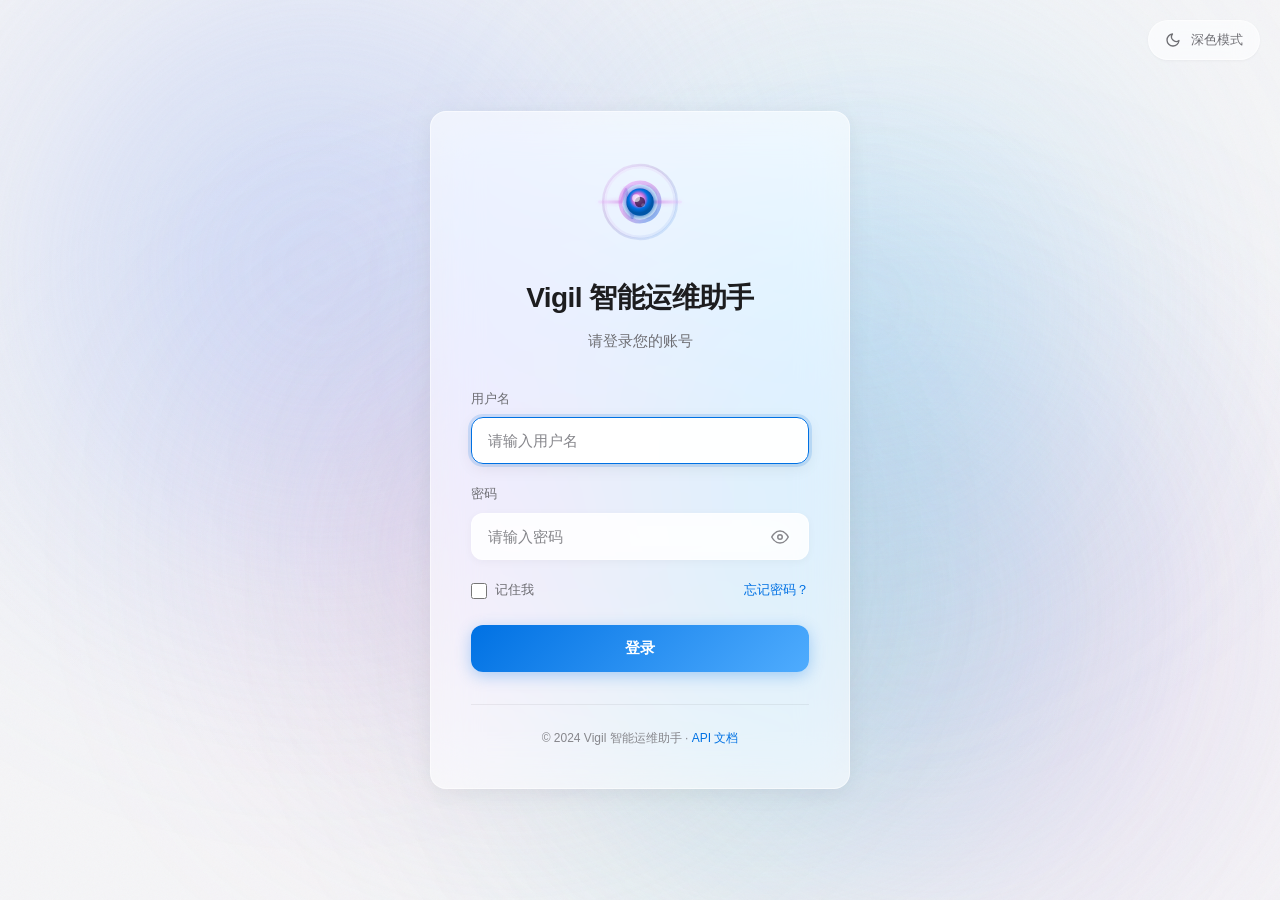
<file: static/login.html>
<!DOCTYPE html>
<html lang="zh-CN">
<head>
    <meta charset="UTF-8">
    <meta name="viewport" content="width=device-width, initial-scale=1.0">
    <meta name="theme-color" content="#1a1a2e">
    <title>登录 - Vigil 智能运维助手</title>
    <link rel="preconnect" href="https://cdn.jsdelivr.net">
    <!-- 共享基础样式 -->
    <link rel="stylesheet" href="/static/css/base.css">
    <!-- 共享组件样式 -->
    <link rel="stylesheet" href="/static/css/components.css">
    <!-- 登录页专用样式 -->
    <link rel="stylesheet" href="/static/css/login.css">
</head>
<body>
    <!-- Aurora 动态渐变背景 -->
    <div class="aurora-background" aria-hidden="true">
        <div class="aurora-blob"></div>
        <div class="aurora-blob"></div>
        <div class="aurora-blob"></div>
        <div class="aurora-blob"></div>
        <div class="aurora-blob"></div>
    </div>

    <!-- 主题切换按钮 -->
    <div class="login-theme-toggle">
        <button class="theme-toggle-btn" id="themeToggleBtn" aria-label="切换主题">
            <svg class="theme-icon-light" viewBox="0 0 24 24" fill="none" xmlns="http://www.w3.org/2000/svg" aria-hidden="true">
                <path d="M21 12.79A9 9 0 1 1 11.21 3 7 7 0 0 0 21 12.79z" stroke="currentColor" stroke-width="2" stroke-linecap="round" stroke-linejoin="round"/>
            </svg>
            <svg class="theme-icon-dark" viewBox="0 0 24 24" fill="none" xmlns="http://www.w3.org/2000/svg" aria-hidden="true" style="display: none;">
                <circle cx="12" cy="12" r="5" stroke="currentColor" stroke-width="2"/>
                <path d="M12 1v2M12 21v2M4.22 4.22l1.42 1.42M18.36 18.36l1.42 1.42M1 12h2M21 12h2M4.22 19.78l1.42-1.42M18.36 5.64l1.42-1.42" stroke="currentColor" stroke-width="2" stroke-linecap="round"/>
            </svg>
            <span id="themeText">深色模式</span>
        </button>
    </div>

    <!-- 登录页面主体 -->
    <main class="login-page">
        <div class="login-container card">
            <!-- Logo -->
            <div class="login-logo" id="loginLogo"></div>

            <!-- 标题 -->
            <h1 class="login-title">Vigil 智能运维助手</h1>
            <p class="login-subtitle">请登录您的账号</p>

            <!-- 错误提示 -->
            <div class="error-message" id="errorMessage"></div>

            <!-- 登录表单 -->
            <form class="login-form" id="loginForm" novalidate>
                <!-- 用户名 -->
                <div class="form-group">
                    <label class="form-label" for="username">用户名</label>
                    <input 
                        type="text" 
                        id="username" 
                        name="username" 
                        class="form-input" 
                        placeholder="请输入用户名"
                        autocomplete="username"
                        required
                        autofocus
                    >
                </div>

                <!-- 密码 -->
                <div class="form-group">
                    <label class="form-label" for="password">密码</label>
                    <div class="password-wrapper">
                        <input 
                            type="password" 
                            id="password" 
                            name="password" 
                            class="form-input" 
                            placeholder="请输入密码"
                            autocomplete="current-password"
                            required
                        >
                        <button type="button" class="password-toggle" id="passwordToggle" aria-label="显示密码">
                            <svg class="eye-icon" viewBox="0 0 24 24" fill="none" xmlns="http://www.w3.org/2000/svg">
                                <path d="M1 12s4-8 11-8 11 8 11 8-4 8-11 8-11-8-11-8z" stroke="currentColor" stroke-width="2" stroke-linecap="round" stroke-linejoin="round"/>
                                <circle cx="12" cy="12" r="3" stroke="currentColor" stroke-width="2"/>
                            </svg>
                        </button>
                    </div>
                </div>

                <!-- 记住我 & 忘记密码 -->
                <div class="form-options">
                    <label class="remember-me">
                        <input type="checkbox" id="rememberMe" name="rememberMe">
                        <span>记住我</span>
                    </label>
                    <a href="#" class="forgot-password">忘记密码？</a>
                </div>

                <!-- 登录按钮 -->
                <button type="submit" class="btn-primary" id="loginBtn">
                    <span class="btn-text">登录</span>
                </button>
            </form>

            <!-- 页脚 -->
            <div class="login-footer">
                <p>© 2024 Vigil 智能运维助手 · <a href="/docs" target="_blank">API 文档</a></p>
            </div>
        </div>
    </main>

    <!-- 认证模块 -->
    <script src="/static/js/auth.js"></script>
    
    <!-- 登录页脚本 -->
    <script>
        // 登录页应用
        class LoginPageApp {
            constructor() {
                this.initializeElements();
                this.initTheme();
                this.initLogo();
                this.bindEvents();
                
                // 如果已登录，直接跳转到首页
                if (authManager.isLoggedIn()) {
                    window.location.href = '/';
                }
            }

            // 初始化 DOM 元素
            initializeElements() {
                this.loginForm = document.getElementById('loginForm');
                this.usernameInput = document.getElementById('username');
                this.passwordInput = document.getElementById('password');
                this.passwordToggle = document.getElementById('passwordToggle');
                this.loginBtn = document.getElementById('loginBtn');
                this.errorMessage = document.getElementById('errorMessage');
                this.themeToggleBtn = document.getElementById('themeToggleBtn');
                this.themeText = document.getElementById('themeText');
            }

            // 初始化主题
            initTheme() {
                const savedTheme = localStorage.getItem('theme');
                if (savedTheme) {
                    document.documentElement.setAttribute('data-theme', savedTheme);
                }
                this.updateThemeUI();
            }

            // 切换主题
            toggleTheme() {
                const current = document.documentElement.getAttribute('data-theme');
                const next = current === 'dark' ? 'light' : 'dark';
                document.documentElement.setAttribute('data-theme', next);
                localStorage.setItem('theme', next);
                this.updateThemeUI();
                this.updateLogo();
            }

            // 更新主题 UI
            updateThemeUI() {
                const isDark = document.documentElement.getAttribute('data-theme') === 'dark' ||
                    (!document.documentElement.getAttribute('data-theme') && window.matchMedia('(prefers-color-scheme: dark)').matches);

                if (this.themeText) {
                    this.themeText.textContent = isDark ? '浅色模式' : '深色模式';
                }

                const lightIcon = document.querySelector('.theme-icon-light');
                const darkIcon = document.querySelector('.theme-icon-dark');
                if (lightIcon && darkIcon) {
                    lightIcon.style.display = isDark ? 'none' : 'block';
                    darkIcon.style.display = isDark ? 'block' : 'none';
                }

                // 更新 theme-color meta
                const metaTheme = document.querySelector('meta[name="theme-color"]');
                if (metaTheme) {
                    metaTheme.setAttribute('content', isDark ? '#0d0d0d' : '#1a1a2e');
                }
            }

            // 初始化 Logo
            initLogo() {
                this.updateLogo();
            }

            // 更新 Logo（根据主题）
            updateLogo() {
                const logoEl = document.getElementById('loginLogo');
                if (!logoEl) return;
                
                const isDark = document.documentElement.getAttribute('data-theme') === 'dark' ||
                    (!document.documentElement.getAttribute('data-theme') && window.matchMedia('(prefers-color-scheme: dark)').matches);
                
                // 使用 logo-icon.svg
                logoEl.innerHTML = `<img src="/static/img/logo-icon.svg" alt="Logo" width="100" height="100">`;
            }

            // 绑定事件
            bindEvents() {
                // 主题切换
                if (this.themeToggleBtn) {
                    this.themeToggleBtn.addEventListener('click', () => this.toggleTheme());
                }

                // 密码显示/隐藏
                if (this.passwordToggle) {
                    this.passwordToggle.addEventListener('click', () => this.togglePasswordVisibility());
                }

                // 表单提交
                if (this.loginForm) {
                    this.loginForm.addEventListener('submit', (e) => this.handleLogin(e));
                }

                // 输入框变化时清除错误
                if (this.usernameInput) {
                    this.usernameInput.addEventListener('input', () => this.hideError());
                }
                if (this.passwordInput) {
                    this.passwordInput.addEventListener('input', () => this.hideError());
                }
            }

            // 切换密码可见性
            togglePasswordVisibility() {
                const type = this.passwordInput.type === 'password' ? 'text' : 'password';
                this.passwordInput.type = type;
                
                // 更新图标
                const eyeIcon = this.passwordToggle.querySelector('.eye-icon');
                if (type === 'text') {
                    eyeIcon.innerHTML = `
                        <path d="M17.94 17.94A10.07 10.07 0 0 1 12 20c-7 0-11-8-11-8a18.45 18.45 0 0 1 5.06-5.94M9.9 4.24A9.12 9.12 0 0 1 12 4c7 0 11 8 11 8a18.5 18.5 0 0 1-2.16 3.19m-6.72-1.07a3 3 0 1 1-4.24-4.24" stroke="currentColor" stroke-width="2" stroke-linecap="round" stroke-linejoin="round"/>
                        <line x1="1" y1="1" x2="23" y2="23" stroke="currentColor" stroke-width="2" stroke-linecap="round"/>
                    `;
                } else {
                    eyeIcon.innerHTML = `
                        <path d="M1 12s4-8 11-8 11 8 11 8-4 8-11 8-11-8-11-8z" stroke="currentColor" stroke-width="2" stroke-linecap="round" stroke-linejoin="round"/>
                        <circle cx="12" cy="12" r="3" stroke="currentColor" stroke-width="2"/>
                    `;
                }
            }

            // 处理登录
            async handleLogin(e) {
                e.preventDefault();
                
                const username = this.usernameInput.value.trim();
                const password = this.passwordInput.value;

                // 验证
                if (!username) {
                    this.showError('请输入用户名');
                    this.usernameInput.focus();
                    return;
                }

                if (!password) {
                    this.showError('请输入密码');
                    this.passwordInput.focus();
                    return;
                }

                // 显示加载状态
                this.setLoading(true);

                try {
                    const result = await authManager.login(username, password);
                    
                    if (result.success) {
                        // 登录成功，跳转到首页
                        this.showNotification('登录成功，正在跳转...', 'success');
                        setTimeout(() => {
                            window.location.href = '/';
                        }, 500);
                    } else {
                        // 登录失败
                        this.showError(result.error || '登录失败，请检查用户名和密码');
                    }
                } catch (error) {
                    this.showError('网络错误，请稍后重试');
                } finally {
                    this.setLoading(false);
                }
            }

            // 显示错误
            showError(message) {
                if (this.errorMessage) {
                    this.errorMessage.textContent = message;
                    this.errorMessage.classList.add('show');
                }
            }

            // 隐藏错误
            hideError() {
                if (this.errorMessage) {
                    this.errorMessage.classList.remove('show');
                }
            }

            // 设置加载状态
            setLoading(loading) {
                if (this.loginBtn) {
                    this.loginBtn.disabled = loading;
                    if (loading) {
                        this.loginBtn.innerHTML = `
                            <span class="btn-loading">
                                <span class="spinner"></span>
                                <span>登录中...</span>
                            </span>
                        `;
                    } else {
                        this.loginBtn.innerHTML = '<span class="btn-text">登录</span>';
                    }
                }
            }

            // 显示通知
            showNotification(message, type = 'info') {
                const notification = document.createElement('div');
                notification.className = `notification ${type}`;
                notification.textContent = message;
                
                const colors = {
                    info: '#0071e3',
                    success: '#22c55e',
                    warning: '#f59e0b',
                    error: '#ef4444'
                };
                notification.style.backgroundColor = colors[type] || colors.info;
                
                document.body.appendChild(notification);
                
                setTimeout(() => {
                    notification.style.animation = 'notification-slide-out 250ms cubic-bezier(0.4, 0, 0.2, 1)';
                    setTimeout(() => {
                        if (notification.parentNode) {
                            notification.parentNode.removeChild(notification);
                        }
                    }, 300);
                }, 3000);
            }
        }

        // 初始化应用
        document.addEventListener('DOMContentLoaded', () => {
            new LoginPageApp();
        });
    </script>
</body>
</html>
</file>
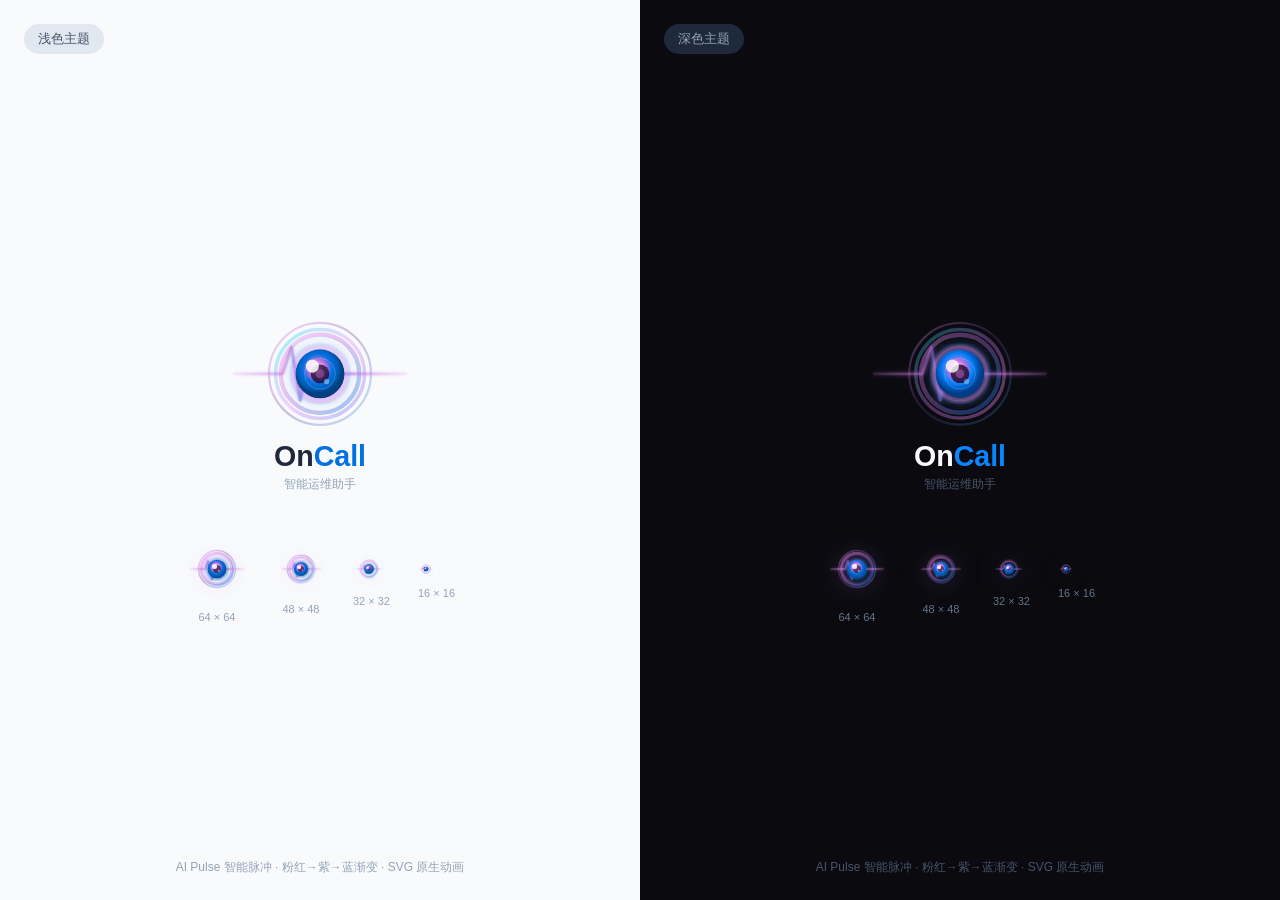
<file: static/logo-preview.html>
<!DOCTYPE html>
<html lang="zh-CN">
<head>
<meta charset="UTF-8">
<meta name="viewport" content="width=device-width, initial-scale=1.0">
<title>OnCall Logo 预览 — AI Pulse 智能脉冲</title>
<style>
  * { margin: 0; padding: 0; box-sizing: border-box; }
  body { font-family: -apple-system, 'Segoe UI', 'PingFang SC', 'Microsoft YaHei', sans-serif; display: flex; min-height: 100vh; }
  
  .light-panel, .dark-panel {
    flex: 1; display: flex; flex-direction: column; align-items: center; justify-content: center;
    min-height: 100vh; padding: 48px 24px; position: relative;
  }
  .light-panel { background: #F8FAFC; }
  .dark-panel { background: #0a0a0f; }
  
  .label {
    position: absolute; top: 24px; left: 24px;
    font-size: 13px; font-weight: 500; padding: 6px 14px; border-radius: 20px;
  }
  .light-panel .label { background: #E2E8F0; color: #475569; }
  .dark-panel .label { background: #1E293B; color: #94A3B8; }
  
  .logo-wrap {
    display: flex; flex-direction: column; align-items: center; gap: 40px;
  }
  .logo-full { display: flex; flex-direction: column; align-items: center; gap: 16px; }
  .logo-icon-only { display: flex; align-items: center; gap: 28px; }
  
  .light-panel .logo-icon-only img { filter: drop-shadow(0 2px 10px rgba(199,112,219,0.15)); }
  .dark-panel .logo-icon-only img { filter: drop-shadow(0 2px 14px rgba(240,147,251,0.25)); }
  
  .size-label { font-size: 11px; color: #94A3B8; text-align: center; margin-top: 6px; }
  .dark-panel .size-label { color: #64748B; }
  
  .divider {
    width: 1px; position: absolute; top: 0; bottom: 0; left: 50%;
    background: linear-gradient(to bottom, transparent, rgba(148,163,184,0.3), transparent);
  }
  
  .design-info {
    position: absolute; bottom: 24px; left: 50%; transform: translateX(-50%);
    font-size: 12px; color: #94A3B8; text-align: center; white-space: nowrap;
  }
  .dark-panel .design-info { color: #475569; }
</style>
</head>
<body>

<div class="light-panel">
  <div class="label">浅色主题</div>
  <div class="logo-wrap">
    <!-- 完整 Logo -->
    <div class="logo-full">
      <img src="logo-light.svg" alt="OnCall Logo 浅色" width="220" height="220">
    </div>
    <!-- 不同尺寸图标 -->
    <div class="logo-icon-only">
      <div>
        <img src="logo-icon.svg" alt="OnCall Icon 64px" width="64" height="64">
        <div class="size-label">64 × 64</div>
      </div>
      <div>
        <img src="logo-icon.svg" alt="OnCall Icon 48px" width="48" height="48">
        <div class="size-label">48 × 48</div>
      </div>
      <div>
        <img src="logo-icon.svg" alt="OnCall Icon 32px" width="32" height="32">
        <div class="size-label">32 × 32</div>
      </div>
      <div>
        <img src="logo-icon.svg" alt="OnCall Icon 16px" width="16" height="16">
        <div class="size-label">16 × 16</div>
      </div>
    </div>
  </div>
  <div class="design-info">AI Pulse 智能脉冲 · 粉红→紫→蓝渐变 · SVG 原生动画</div>
</div>

<div class="divider"></div>

<div class="dark-panel">
  <div class="label">深色主题</div>
  <div class="logo-wrap">
    <!-- 完整 Logo -->
    <div class="logo-full">
      <img src="logo-dark.svg" alt="OnCall Logo 深色" width="220" height="220">
    </div>
    <!-- 不同尺寸图标 -->
    <div class="logo-icon-only">
      <div>
        <img src="logo-icon.svg" alt="OnCall Icon 64px" width="64" height="64">
        <div class="size-label">64 × 64</div>
      </div>
      <div>
        <img src="logo-icon.svg" alt="OnCall Icon 48px" width="48" height="48">
        <div class="size-label">48 × 48</div>
      </div>
      <div>
        <img src="logo-icon.svg" alt="OnCall Icon 32px" width="32" height="32">
        <div class="size-label">32 × 32</div>
      </div>
      <div>
        <img src="logo-icon.svg" alt="OnCall Icon 16px" width="16" height="16">
        <div class="size-label">16 × 16</div>
      </div>
    </div>
  </div>
  <div class="design-info">AI Pulse 智能脉冲 · 粉红→紫→蓝渐变 · SVG 原生动画</div>
</div>

</body>
</html>
</file>
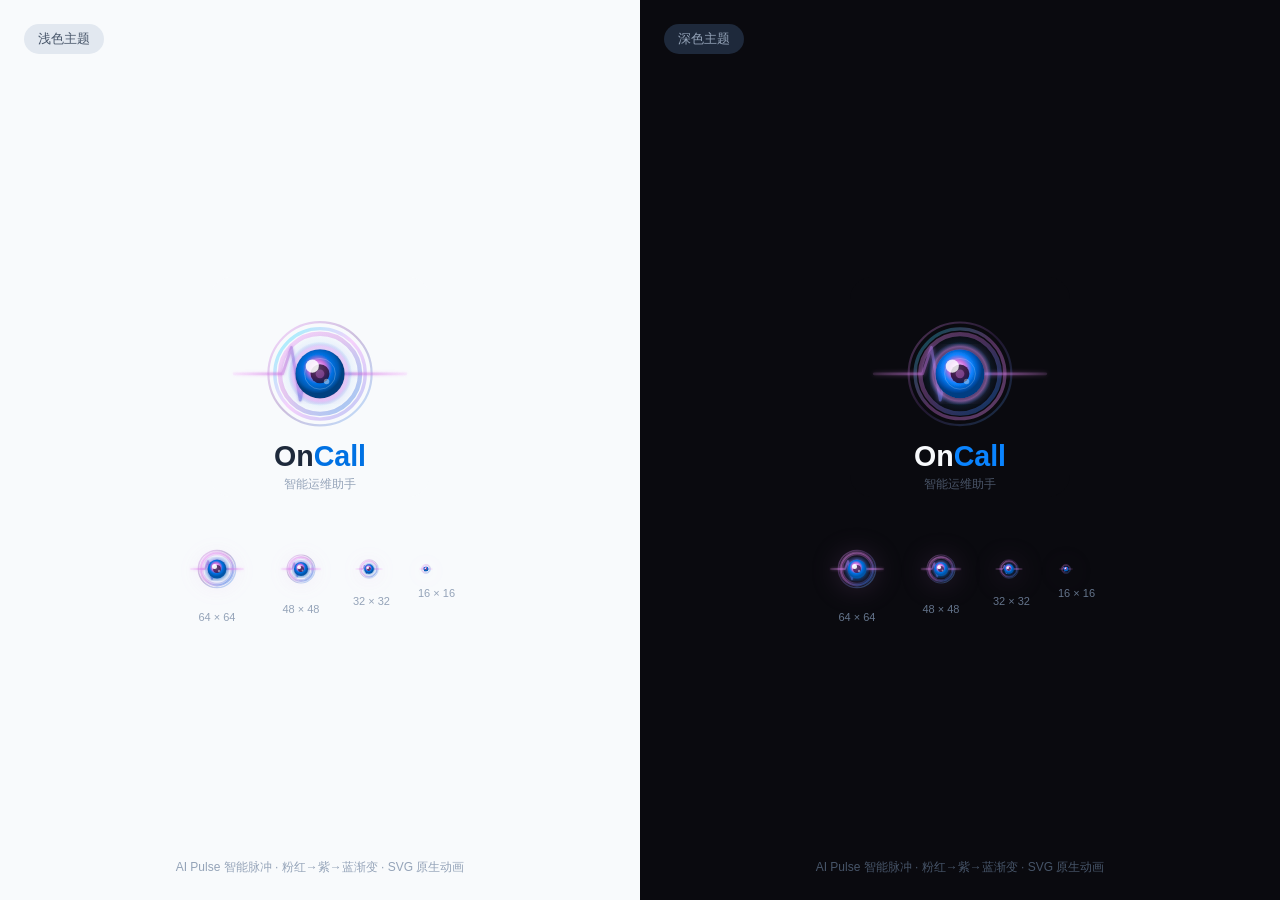
<file: static/assets/logo-preview.html>
<!DOCTYPE html>
<html lang="zh-CN">
<head>
<meta charset="UTF-8">
<meta name="viewport" content="width=device-width, initial-scale=1.0">
<title>Vigil Logo 预览 — AI Pulse 智能脉冲</title>
<style>
  * { margin: 0; padding: 0; box-sizing: border-box; }
  body { font-family: -apple-system, 'Segoe UI', 'PingFang SC', 'Microsoft YaHei', sans-serif; display: flex; min-height: 100vh; }
  
  .light-panel, .dark-panel {
    flex: 1; display: flex; flex-direction: column; align-items: center; justify-content: center;
    min-height: 100vh; padding: 48px 24px; position: relative;
  }
  .light-panel { background: #F8FAFC; }
  .dark-panel { background: #0a0a0f; }
  
  .label {
    position: absolute; top: 24px; left: 24px;
    font-size: 13px; font-weight: 500; padding: 6px 14px; border-radius: 20px;
  }
  .light-panel .label { background: #E2E8F0; color: #475569; }
  .dark-panel .label { background: #1E293B; color: #94A3B8; }
  
  .logo-wrap {
    display: flex; flex-direction: column; align-items: center; gap: 40px;
  }
  .logo-full { display: flex; flex-direction: column; align-items: center; gap: 16px; }
  .logo-icon-only { display: flex; align-items: center; gap: 28px; }
  
  .light-panel .logo-icon-only img { filter: drop-shadow(0 2px 10px rgba(199,112,219,0.15)); }
  .dark-panel .logo-icon-only img { filter: drop-shadow(0 2px 14px rgba(240,147,251,0.25)); }
  
  .size-label { font-size: 11px; color: #94A3B8; text-align: center; margin-top: 6px; }
  .dark-panel .size-label { color: #64748B; }
  
  .divider {
    width: 1px; position: absolute; top: 0; bottom: 0; left: 50%;
    background: linear-gradient(to bottom, transparent, rgba(148,163,184,0.3), transparent);
  }
  
  .design-info {
    position: absolute; bottom: 24px; left: 50%; transform: translateX(-50%);
    font-size: 12px; color: #94A3B8; text-align: center; white-space: nowrap;
  }
  .dark-panel .design-info { color: #475569; }
</style>
</head>
<body>

<div class="light-panel">
  <div class="label">浅色主题</div>
  <div class="logo-wrap">
    <!-- 完整 Logo -->
    <div class="logo-full">
      <img src="logo-light.svg" alt="Vigil Logo 浅色" width="220" height="220">
    </div>
    <!-- 不同尺寸图标 -->
    <div class="logo-icon-only">
      <div>
        <img src="../img/logo-icon.svg" alt="Vigil Icon 64px" width="64" height="64">
        <div class="size-label">64 × 64</div>
      </div>
      <div>
        <img src="../img/logo-icon.svg" alt="Vigil Icon 48px" width="48" height="48">
        <div class="size-label">48 × 48</div>
      </div>
      <div>
        <img src="../img/logo-icon.svg" alt="Vigil Icon 32px" width="32" height="32">
        <div class="size-label">32 × 32</div>
      </div>
      <div>
        <img src="../img/logo-icon.svg" alt="Vigil Icon 16px" width="16" height="16">
        <div class="size-label">16 × 16</div>
      </div>
    </div>
  </div>
  <div class="design-info">AI Pulse 智能脉冲 · 粉红→紫→蓝渐变 · SVG 原生动画</div>
</div>

<div class="divider"></div>

<div class="dark-panel">
  <div class="label">深色主题</div>
  <div class="logo-wrap">
    <!-- 完整 Logo -->
    <div class="logo-full">
      <img src="logo-dark.svg" alt="Vigil Logo 深色" width="220" height="220">
    </div>
    <!-- 不同尺寸图标 -->
    <div class="logo-icon-only">
      <div>
        <img src="../img/logo-icon.svg" alt="Vigil Icon 64px" width="64" height="64">
        <div class="size-label">64 × 64</div>
      </div>
      <div>
        <img src="../img/logo-icon.svg" alt="Vigil Icon 48px" width="48" height="48">
        <div class="size-label">48 × 48</div>
      </div>
      <div>
        <img src="../img/logo-icon.svg" alt="Vigil Icon 32px" width="32" height="32">
        <div class="size-label">32 × 32</div>
      </div>
      <div>
        <img src="../img/logo-icon.svg" alt="Vigil Icon 16px" width="16" height="16">
        <div class="size-label">16 × 16</div>
      </div>
    </div>
  </div>
  <div class="design-info">AI Pulse 智能脉冲 · 粉红→紫→蓝渐变 · SVG 原生动画</div>
</div>

</body>
</html>
</file>
<file: static/css/base.css>
/* =====================================================
 * 基础样式 - CSS 变量、重置、Aurora 背景
 * 所有页面共享的基础样式
 * ===================================================== */

/* 设计系统 - CSS 变量 */
:root {
    /* 亮色模式 */
    --bg-primary: #f5f5f7;
    --bg-secondary: #ffffff;
    --bg-sidebar: rgba(255, 255, 255, 0.72);
    --bg-sidebar-solid: #ffffff;
    --bg-sidebar-hover: rgba(0, 0, 0, 0.04);
    --bg-sidebar-active: rgba(0, 113, 227, 0.08);
    --bg-input: rgba(255, 255, 255, 0.8);
    --bg-input-focus: rgba(255, 255, 255, 0.95);
    --bg-message-user: linear-gradient(135deg, #0071e3 0%, #4facfe 100%);
    --bg-message-ai: rgba(255, 255, 255, 0.85);
    --bg-code: #1e1e1e;
    --bg-card: rgba(255, 255, 255, 0.6);
    --bg-overlay: rgba(0, 0, 0, 0.4);

    --text-primary: #1d1d1f;
    --text-secondary: #6e6e73;
    --text-tertiary: #86868b;
    --text-sidebar: #1d1d1f;
    --text-sidebar-secondary: #6e6e73;
    --text-user-message: #ffffff;
    --text-code: #e4e4e7;

    --accent: #0071e3;
    --accent-hover: #005bb5;
    --accent-light: rgba(0, 113, 227, 0.08);
    --accent-glow: rgba(0, 113, 227, 0.15);

    --border: rgba(0, 0, 0, 0.06);
    --border-strong: rgba(0, 0, 0, 0.1);
    --border-sidebar: rgba(0, 0, 0, 0.06);
    --border-glass: rgba(255, 255, 255, 0.5);

    --shadow-sm: 0 1px 3px rgba(0, 0, 0, 0.04);
    --shadow-md: 0 4px 16px rgba(0, 0, 0, 0.06);
    --shadow-lg: 0 8px 32px rgba(0, 0, 0, 0.08);
    --shadow-glass: 0 4px 24px rgba(0, 0, 0, 0.06);
    --shadow-input: 0 2px 8px rgba(0, 0, 0, 0.04);
    --shadow-input-focus: 0 0 0 3px var(--accent-glow), 0 4px 16px rgba(0, 0, 0, 0.08);

    --radius-sm: 8px;
    --radius-md: 12px;
    --radius-lg: 16px;
    --radius-xl: 24px;
    --radius-full: 9999px;

    --transition-fast: 150ms cubic-bezier(0.4, 0, 0.2, 1);
    --transition-normal: 250ms cubic-bezier(0.4, 0, 0.2, 1);
    --transition-slow: 350ms cubic-bezier(0.4, 0, 0.2, 1);
    --transition-spring: 500ms cubic-bezier(0.34, 1.56, 0.64, 1);

    --font-sans: 'Inter', -apple-system, BlinkMacSystemFont, 'Segoe UI', 'Roboto', 'Helvetica Neue', sans-serif;
    --font-mono: 'JetBrains Mono', 'Fira Code', 'Monaco', 'Menlo', monospace;

    --aurora-base: rgba(180, 200, 240, 0.08);
    --aurora-1: #7c9ff5;
    --aurora-2: #c490e4;
    --aurora-3: #f0a0d0;
    --aurora-4: #6ec6f5;
    --aurora-5: #5eead4;
}

/* 暗黑模式 */
[data-theme="dark"] {
    --bg-primary: #0a0a0f;
    --bg-secondary: #1c1c1e;
    --bg-sidebar: rgba(20, 20, 25, 0.4);
    --bg-sidebar-solid: #14141a;
    --bg-sidebar-hover: rgba(255, 255, 255, 0.06);
    --bg-sidebar-active: rgba(10, 132, 255, 0.12);
    --bg-input: rgba(40, 40, 50, 0.8);
    --bg-input-focus: rgba(50, 50, 60, 0.95);
    --bg-message-user: linear-gradient(135deg, #0a84ff 0%, #5ac8fa 100%);
    --bg-message-ai: rgba(40, 40, 50, 0.85);
    --bg-code: #0d0d0d;
    --bg-card: rgba(40, 40, 50, 0.5);
    --bg-overlay: rgba(0, 0, 0, 0.6);

    --text-primary: #f5f5f7;
    --text-secondary: #98989d;
    --text-tertiary: #6e6e73;
    --text-sidebar: #f5f5f7;
    --text-sidebar-secondary: #8e8e93;
    --text-user-message: #ffffff;
    --text-code: #e4e4e7;

    --accent: #0a84ff;
    --accent-hover: #409cff;
    --accent-light: rgba(10, 132, 255, 0.1);
    --accent-glow: rgba(10, 132, 255, 0.25);

    --border: rgba(255, 255, 255, 0.06);
    --border-strong: rgba(255, 255, 255, 0.1);
    --border-sidebar: rgba(255, 255, 255, 0.06);
    --border-glass: rgba(255, 255, 255, 0.08);

    --shadow-sm: 0 1px 3px rgba(0, 0, 0, 0.3);
    --shadow-md: 0 4px 16px rgba(0, 0, 0, 0.4);
    --shadow-lg: 0 8px 32px rgba(0, 0, 0, 0.5);
    --shadow-glass: 0 4px 24px rgba(0, 0, 0, 0.3);
    --shadow-input: 0 2px 8px rgba(0, 0, 0, 0.3);
    --shadow-input-focus: 0 0 0 3px var(--accent-glow), 0 4px 16px rgba(0, 0, 0, 0.3);

    --aurora-base: rgba(60, 80, 140, 0.06);
    --aurora-1: #4a5fd6;
    --aurora-2: #7c3a8a;
    --aurora-3: #b060a0;
    --aurora-4: #3a7ab8;
    --aurora-5: #2a9a8a;
}

/* 系统偏好暗黑模式 */
@media (prefers-color-scheme: dark) {
    :root:not([data-theme="light"]) {
        --bg-primary: #0a0a0f;
        --bg-secondary: #1c1c1e;
        --bg-sidebar: rgba(20, 20, 25, 0.4);
        --bg-sidebar-solid: #14141a;
        --bg-sidebar-hover: rgba(255, 255, 255, 0.06);
        --bg-sidebar-active: rgba(10, 132, 255, 0.12);
        --bg-input: rgba(40, 40, 50, 0.8);
        --bg-input-focus: rgba(50, 50, 60, 0.95);
        --bg-message-user: linear-gradient(135deg, #0a84ff 0%, #5ac8fa 100%);
        --bg-message-ai: rgba(40, 40, 50, 0.85);
        --bg-code: #0d0d0d;
        --bg-card: rgba(40, 40, 50, 0.5);
        --bg-overlay: rgba(0, 0, 0, 0.6);

        --text-primary: #f5f5f7;
        --text-secondary: #98989d;
        --text-tertiary: #6e6e73;
        --text-sidebar: #f5f5f7;
        --text-sidebar-secondary: #8e8e93;
        --text-user-message: #ffffff;
        --text-code: #e4e4e7;

        --accent: #0a84ff;
        --accent-hover: #409cff;
        --accent-light: rgba(10, 132, 255, 0.1);
        --accent-glow: rgba(10, 132, 255, 0.25);

        --border: rgba(255, 255, 255, 0.06);
        --border-strong: rgba(255, 255, 255, 0.1);
        --border-sidebar: rgba(255, 255, 255, 0.06);
        --border-glass: rgba(255, 255, 255, 0.08);

        --shadow-sm: 0 1px 3px rgba(0, 0, 0, 0.3);
        --shadow-md: 0 4px 16px rgba(0, 0, 0, 0.4);
        --shadow-lg: 0 8px 32px rgba(0, 0, 0, 0.5);
        --shadow-glass: 0 4px 24px rgba(0, 0, 0, 0.3);
        --shadow-input: 0 2px 8px rgba(0, 0, 0, 0.3);
        --shadow-input-focus: 0 0 0 3px var(--accent-glow), 0 4px 16px rgba(0, 0, 0, 0.3);

        --aurora-base: rgba(60, 80, 140, 0.06);
        --aurora-1: #4a5fd6;
        --aurora-2: #7c3a8a;
        --aurora-3: #b060a0;
        --aurora-4: #3a7ab8;
        --aurora-5: #2a9a8a;
    }
}

/* 减少动画偏好 */
@media (prefers-reduced-motion: reduce) {
    *,
    *::before,
    *::after {
        animation-duration: 0.01ms !important;
        animation-iteration-count: 1 !important;
        transition-duration: 0.01ms !important;
    }
}

/* CSS Reset */
* {
    margin: 0;
    padding: 0;
    box-sizing: border-box;
}

body {
    font-family: var(--font-sans);
    background: var(--bg-primary);
    color: var(--text-primary);
    min-height: 100vh;
    line-height: 1.6;
    overflow: hidden;
    transition: background-color var(--transition-normal), color var(--transition-normal);
}

/* =====================================================
 * Aurora 动态渐变背景
 * ===================================================== */
.aurora-background {
    position: fixed;
    top: 0;
    left: 0;
    width: 100vw;
    height: 100vh;
    z-index: 0;
    overflow: hidden;
    pointer-events: none;
    background:
        radial-gradient(ellipse 80% 60% at 50% 50%, var(--aurora-base) 0%, transparent 70%);
}

/* 粒子画布 */
#particleCanvas {
    position: fixed;
    top: 0;
    left: 0;
    width: 100vw;
    height: 100vh;
    z-index: 0;
    pointer-events: none;
}

/* 噪点纹理层 */
.aurora-background::after {
    content: '';
    position: absolute;
    inset: 0;
    opacity: 0.035;
    background-image: url("data:image/svg+xml,%3Csvg viewBox='0 0 256 256' xmlns='http://www.w3.org/2000/svg'%3E%3Cfilter id='noise'%3E%3CfeTurbulence type='fractalNoise' baseFrequency='0.9' numOctaves='4' stitchTiles='stitch'/%3E%3C/filter%3E%3Crect width='100%25' height='100%25' filter='url(%23noise)'/%3E%3C/svg%3E");
    background-repeat: repeat;
    background-size: 128px 128px;
    pointer-events: none;
}

[data-theme="dark"] .aurora-background::after {
    opacity: 0.025;
}

@media (prefers-color-scheme: dark) {
    :root:not([data-theme="light"]) .aurora-background::after {
        opacity: 0.025;
    }
}

/* 渐变光晕层 */
.aurora-blob {
    position: absolute;
    border-radius: 50%;
    filter: blur(120px);
    opacity: 0.4;
    will-change: transform;
    animation: aurora-drift 25s cubic-bezier(0.4, 0, 0.2, 1) infinite;
}

[data-theme="dark"] .aurora-blob {
    opacity: 0.25;
}

@media (prefers-color-scheme: dark) {
    :root:not([data-theme="light"]) .aurora-blob {
        opacity: 0.25;
    }
}

/* 光晕 1 — 左上区域 */
.aurora-blob:nth-child(1) {
    width: 70vw;
    height: 70vw;
    max-width: 900px;
    max-height: 900px;
    background: radial-gradient(circle, var(--aurora-1) 0%, transparent 70%);
    top: -20%;
    left: -10%;
    animation-delay: 0s;
    animation-duration: 28s;
}

/* 光晕 2 — 右下区域 */
.aurora-blob:nth-child(2) {
    width: 65vw;
    height: 65vw;
    max-width: 850px;
    max-height: 850px;
    background: radial-gradient(circle, var(--aurora-2) 0%, transparent 70%);
    bottom: -15%;
    right: -5%;
    animation-delay: -7s;
    animation-duration: 32s;
}

/* 光晕 3 — 中下区域 */
.aurora-blob:nth-child(3) {
    width: 60vw;
    height: 60vw;
    max-width: 800px;
    max-height: 800px;
    background: radial-gradient(circle, var(--aurora-5) 0%, transparent 70%);
    bottom: -10%;
    left: 30%;
    animation-delay: -14s;
    animation-duration: 30s;
}

/* 光晕 4 — 右上区域 */
.aurora-blob:nth-child(4) {
    width: 55vw;
    height: 55vw;
    max-width: 750px;
    max-height: 750px;
    background: radial-gradient(circle, var(--aurora-4) 0%, transparent 70%);
    top: -5%;
    right: 5%;
    animation-delay: -21s;
    animation-duration: 26s;
}

/* 光晕 5 — 中心偏左 */
.aurora-blob:nth-child(5) {
    width: 50vw;
    height: 50vw;
    max-width: 700px;
    max-height: 700px;
    background: radial-gradient(circle, var(--aurora-3) 0%, transparent 70%);
    top: 25%;
    left: 15%;
    animation-delay: -10s;
    animation-duration: 35s;
}

/* Aurora 动画 */
@keyframes aurora-drift {
    0%, 100% {
        transform: translate(0, 0) scale(1);
    }
    25% {
        transform: translate(3vw, -2vh) scale(1.06);
    }
    50% {
        transform: translate(-2vw, 3vh) scale(0.97);
    }
    75% {
        transform: translate(2vw, 1.5vh) scale(1.03);
    }
}

/* 通用动画 */
@keyframes spin {
    from { transform: rotate(0deg); }
    to { transform: rotate(360deg); }
}

@keyframes pulse {
    0%, 100% { opacity: 1; }
    50% { opacity: 0.5; }
}

@keyframes fade-in-scale {
    from {
        opacity: 0;
        transform: scale(0.9);
    }
    to {
        opacity: 1;
        transform: scale(1);
    }
}
</file>
<file: static/css/components.css>
/* =====================================================
 * 共享组件样式
 * 按钮、输入框、通知、加载遮罩等通用组件
 * ===================================================== */

/* =====================================================
 * 按钮组件
 * ===================================================== */

/* 主题切换按钮 */
.theme-toggle-btn {
    width: 100%;
    padding: 10px 14px;
    background: transparent;
    border: none;
    border-radius: var(--radius-md);
    cursor: pointer;
    display: flex;
    align-items: center;
    justify-content: flex-start;
    gap: 10px;
    color: var(--text-sidebar-secondary);
    font-size: 13px;
    font-weight: 500;
    transition: background-color var(--transition-fast), color var(--transition-fast);
}

.theme-toggle-btn:hover {
    background: var(--bg-sidebar-hover);
    color: var(--text-sidebar);
}

.theme-toggle-btn:focus-visible {
    outline: 2px solid var(--accent);
    outline-offset: 2px;
}

.theme-toggle-btn svg {
    width: 16px;
    height: 16px;
    flex-shrink: 0;
    transition: transform var(--transition-spring);
}

.theme-toggle-btn:hover svg {
    transform: rotate(20deg);
}

/* =====================================================
 * 通知组件
 * ===================================================== */
.notification {
    position: fixed;
    top: 20px;
    right: 20px;
    padding: 12px 16px;
    border-radius: var(--radius-md);
    color: #ffffff;
    font-weight: 500;
    font-size: 13px;
    z-index: 10000;
    animation: notification-slide-in var(--transition-normal);
    max-width: 320px;
    box-shadow: var(--shadow-lg);
    backdrop-filter: blur(12px);
    -webkit-backdrop-filter: blur(12px);
}

@keyframes notification-slide-in {
    from {
        transform: translateX(100%) scale(0.8);
        opacity: 0;
    }
    to {
        transform: translateX(0) scale(1);
        opacity: 1;
    }
}

@keyframes notification-slide-out {
    from {
        transform: translateX(0) scale(1);
        opacity: 1;
    }
    to {
        transform: translateX(100%) scale(0.8);
        opacity: 0;
    }
}

/* =====================================================
 * 加载遮罩层
 * ===================================================== */
.loading-overlay {
    display: none;
    position: fixed;
    top: 0;
    left: 0;
    width: 100vw;
    height: 100vh;
    background: var(--bg-overlay);
    backdrop-filter: blur(12px);
    -webkit-backdrop-filter: blur(12px);
    z-index: 9999;
    justify-content: center;
    align-items: center;
}

.loading-content {
    background: var(--bg-card);
    backdrop-filter: blur(24px) saturate(180%);
    -webkit-backdrop-filter: blur(24px) saturate(180%);
    padding: 32px 48px;
    border-radius: var(--radius-lg);
    box-shadow: var(--shadow-lg);
    text-align: center;
    animation: fade-in-scale var(--transition-normal);
    border: 1px solid var(--border-glass);
}

.loading-spinner {
    width: 48px;
    height: 48px;
    border: 3px solid var(--accent-light);
    border-top-color: var(--accent);
    border-radius: 50%;
    animation: spin 1s linear infinite;
    margin: 0 auto 16px;
}

.loading-text {
    font-size: 16px;
    font-weight: 600;
    color: var(--text-primary);
    margin-bottom: 8px;
}

.loading-subtext {
    font-size: 13px;
    color: var(--text-secondary);
}

/* =====================================================
 * 表单组件（登录页和聊天页共用）
 * ===================================================== */

/* 表单输入框 */
.form-input {
    width: 100%;
    padding: 14px 16px;
    border: 1px solid var(--border-glass);
    border-radius: var(--radius-md);
    background: var(--bg-input);
    backdrop-filter: blur(20px) saturate(180%);
    -webkit-backdrop-filter: blur(20px) saturate(180%);
    font-size: 15px;
    color: var(--text-primary);
    font-family: var(--font-sans);
    transition: border-color var(--transition-fast), box-shadow var(--transition-fast), background-color var(--transition-fast);
    box-shadow: var(--shadow-input);
}

.form-input:focus {
    outline: none;
    border-color: var(--accent);
    box-shadow: var(--shadow-input-focus);
    background: var(--bg-input-focus);
}

.form-input::placeholder {
    color: var(--text-tertiary);
}

/* 表单标签 */
.form-label {
    display: block;
    font-size: 13px;
    font-weight: 500;
    color: var(--text-secondary);
    margin-bottom: 8px;
}

/* 主按钮 */
.btn-primary {
    width: 100%;
    padding: 14px 24px;
    background: linear-gradient(135deg, var(--accent) 0%, #4facfe 100%);
    border: none;
    border-radius: var(--radius-md);
    color: #ffffff;
    font-size: 15px;
    font-weight: 600;
    cursor: pointer;
    transition: transform var(--transition-fast), box-shadow var(--transition-fast), opacity var(--transition-fast);
    box-shadow: 0 4px 16px rgba(0, 113, 227, 0.3);
}

.btn-primary:hover {
    transform: translateY(-2px);
    box-shadow: 0 8px 24px rgba(0, 113, 227, 0.4);
}

.btn-primary:active {
    transform: translateY(0);
}

.btn-primary:disabled {
    opacity: 0.6;
    cursor: not-allowed;
    transform: none;
}

.btn-primary:focus-visible {
    outline: 2px solid var(--accent);
    outline-offset: 2px;
}

/* 次要按钮 */
.btn-secondary {
    width: 100%;
    padding: 14px 24px;
    background: var(--bg-card);
    backdrop-filter: blur(12px) saturate(180%);
    -webkit-backdrop-filter: blur(12px) saturate(180%);
    border: 1px solid var(--border-glass);
    border-radius: var(--radius-md);
    color: var(--text-primary);
    font-size: 15px;
    font-weight: 500;
    cursor: pointer;
    transition: background-color var(--transition-fast), border-color var(--transition-fast), transform var(--transition-fast);
}

.btn-secondary:hover {
    background: var(--accent-light);
    border-color: var(--accent);
    transform: translateY(-1px);
}

.btn-secondary:focus-visible {
    outline: 2px solid var(--accent);
    outline-offset: 2px;
}

/* =====================================================
 * 卡片组件
 * ===================================================== */
.card {
    background: var(--bg-card);
    backdrop-filter: blur(24px) saturate(180%);
    -webkit-backdrop-filter: blur(24px) saturate(180%);
    border: 1px solid var(--border-glass);
    border-radius: var(--radius-lg);
    box-shadow: var(--shadow-glass);
}

/* =====================================================
 * 链接组件
 * ===================================================== */
.link {
    color: var(--accent);
    text-decoration: none;
    font-weight: 500;
    transition: color var(--transition-fast);
}

.link:hover {
    color: var(--accent-hover);
    text-decoration: underline;
}

/* =====================================================
 * 错误提示
 * ===================================================== */
.error-message {
    padding: 12px 16px;
    background: rgba(239, 68, 68, 0.1);
    border: 1px solid rgba(239, 68, 68, 0.2);
    border-radius: var(--radius-md);
    color: #ef4444;
    font-size: 13px;
    margin-bottom: 16px;
    display: none;
}

.error-message.show {
    display: block;
    animation: fade-in-scale var(--transition-fast);
}
</file>
<file: static/css/login.css>
/* =====================================================
 * 登录页面专用样式
 * ===================================================== */

/* 登录页面布局 */
.login-page {
    display: flex;
    justify-content: center;
    align-items: center;
    min-height: 100vh;
    position: relative;
    z-index: 1;
    padding: 20px;
}

/* 登录容器 */
.login-container {
    width: 100%;
    max-width: 420px;
    padding: 40px;
    text-align: center;
    animation: login-fade-in 0.6s cubic-bezier(0.4, 0, 0.2, 1);
}

@keyframes login-fade-in {
    from {
        opacity: 0;
        transform: translateY(20px);
    }
    to {
        opacity: 1;
        transform: translateY(0);
    }
}

/* Logo 区域 */
.login-logo {
    width: 100px;
    height: 100px;
    margin: 0 auto 24px;
    display: flex;
    align-items: center;
    justify-content: center;
    position: relative;
}

.login-logo svg {
    width: 100px;
    height: 100px;
    animation: login-logo-pulse 3s ease-in-out infinite;
}

@keyframes login-logo-pulse {
    0%, 100% { 
        transform: translateY(0) scale(1);
        filter: drop-shadow(0 0 20px rgba(0, 113, 227, 0.3));
    }
    50% { 
        transform: translateY(-6px) scale(1.03);
        filter: drop-shadow(0 0 30px rgba(0, 113, 227, 0.5));
    }
}

/* 标题区域 */
.login-title {
    font-size: 28px;
    font-weight: 700;
    color: var(--text-primary);
    margin-bottom: 8px;
    letter-spacing: -0.02em;
}

.login-subtitle {
    font-size: 15px;
    color: var(--text-secondary);
    margin-bottom: 36px;
}

/* 表单区域 */
.login-form {
    text-align: left;
}

.form-group {
    margin-bottom: 20px;
}

/* 密码输入框包装器 */
.password-wrapper {
    position: relative;
}

.password-toggle {
    position: absolute;
    right: 12px;
    top: 50%;
    transform: translateY(-50%);
    background: none;
    border: none;
    cursor: pointer;
    color: var(--text-tertiary);
    padding: 8px;
    display: flex;
    align-items: center;
    justify-content: center;
    border-radius: var(--radius-sm);
    transition: color var(--transition-fast), background-color var(--transition-fast);
}

.password-toggle:hover {
    color: var(--text-primary);
    background: var(--bg-sidebar-hover);
}

.password-toggle svg {
    width: 18px;
    height: 18px;
}

/* 记住我 & 忘记密码 */
.form-options {
    display: flex;
    justify-content: space-between;
    align-items: center;
    margin-bottom: 24px;
    font-size: 13px;
}

.remember-me {
    display: flex;
    align-items: center;
    gap: 8px;
    cursor: pointer;
    color: var(--text-secondary);
}

.remember-me input[type="checkbox"] {
    width: 16px;
    height: 16px;
    cursor: pointer;
    accent-color: var(--accent);
}

.forgot-password {
    color: var(--accent);
    text-decoration: none;
    font-weight: 500;
    transition: color var(--transition-fast);
}

.forgot-password:hover {
    color: var(--accent-hover);
    text-decoration: underline;
}

/* 登录按钮加载状态 */
.btn-primary .btn-loading {
    display: inline-flex;
    align-items: center;
    gap: 8px;
}

.btn-primary .btn-loading .spinner {
    width: 16px;
    height: 16px;
    border: 2px solid rgba(255, 255, 255, 0.3);
    border-top-color: #ffffff;
    border-radius: 50%;
    animation: spin 0.8s linear infinite;
}

/* 页脚 */
.login-footer {
    margin-top: 32px;
    padding-top: 24px;
    border-top: 1px solid var(--border);
    font-size: 12px;
    color: var(--text-tertiary);
}

.login-footer a {
    color: var(--accent);
    text-decoration: none;
}

.login-footer a:hover {
    text-decoration: underline;
}

/* 主题切换按钮 - 登录页定位 */
.login-theme-toggle {
    position: fixed;
    top: 20px;
    right: 20px;
    z-index: 100;
}

.login-theme-toggle .theme-toggle-btn {
    width: auto;
    padding: 10px 16px;
    background: var(--bg-card);
    backdrop-filter: blur(12px) saturate(180%);
    -webkit-backdrop-filter: blur(12px) saturate(180%);
    border: 1px solid var(--border-glass);
    border-radius: var(--radius-full);
    box-shadow: var(--shadow-sm);
}

/* 响应式设计 */
@media (max-width: 480px) {
    .login-container {
        padding: 32px 24px;
    }
    
    .login-title {
        font-size: 24px;
    }
    
    .login-logo {
        width: 80px;
        height: 80px;
    }
    
    .login-logo svg {
        width: 80px;
        height: 80px;
    }
}

/* 暗色模式下的特殊调整 */
[data-theme="dark"] .login-container {
    background: rgba(28, 28, 30, 0.6);
}

@media (prefers-color-scheme: dark) {
    :root:not([data-theme="light"]) .login-container {
        background: rgba(28, 28, 30, 0.6);
    }
}
</file>
